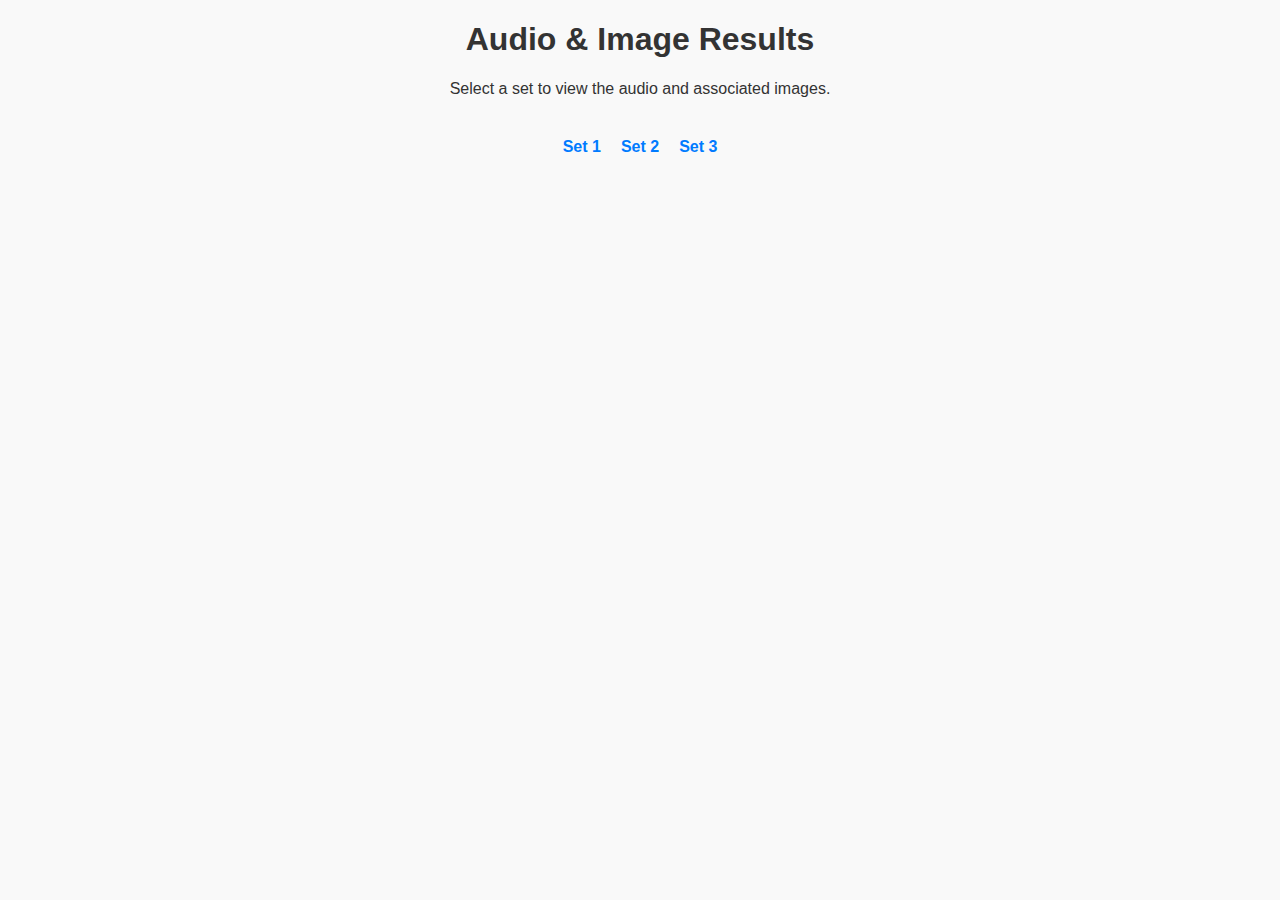
<file: index.html>
<!DOCTYPE html>
<html lang="en">
<head>
    <meta charset="UTF-8">
    <meta name="viewport" content="width=device-width, initial-scale=1.0">
    <title>Audio & Image Results</title>
    <link rel="stylesheet" href="styles/styles.css">
</head>
<body>
    <h1>Audio & Image Results</h1>
    <p>Select a set to view the audio and associated images.</p>

    <div class="nav-links">
        <a href="set1.html">Set 1</a>
        <a href="set2.html">Set 2</a>
        <a href="set3.html">Set 3</a>
    </div>
</body>
</html>
</file>
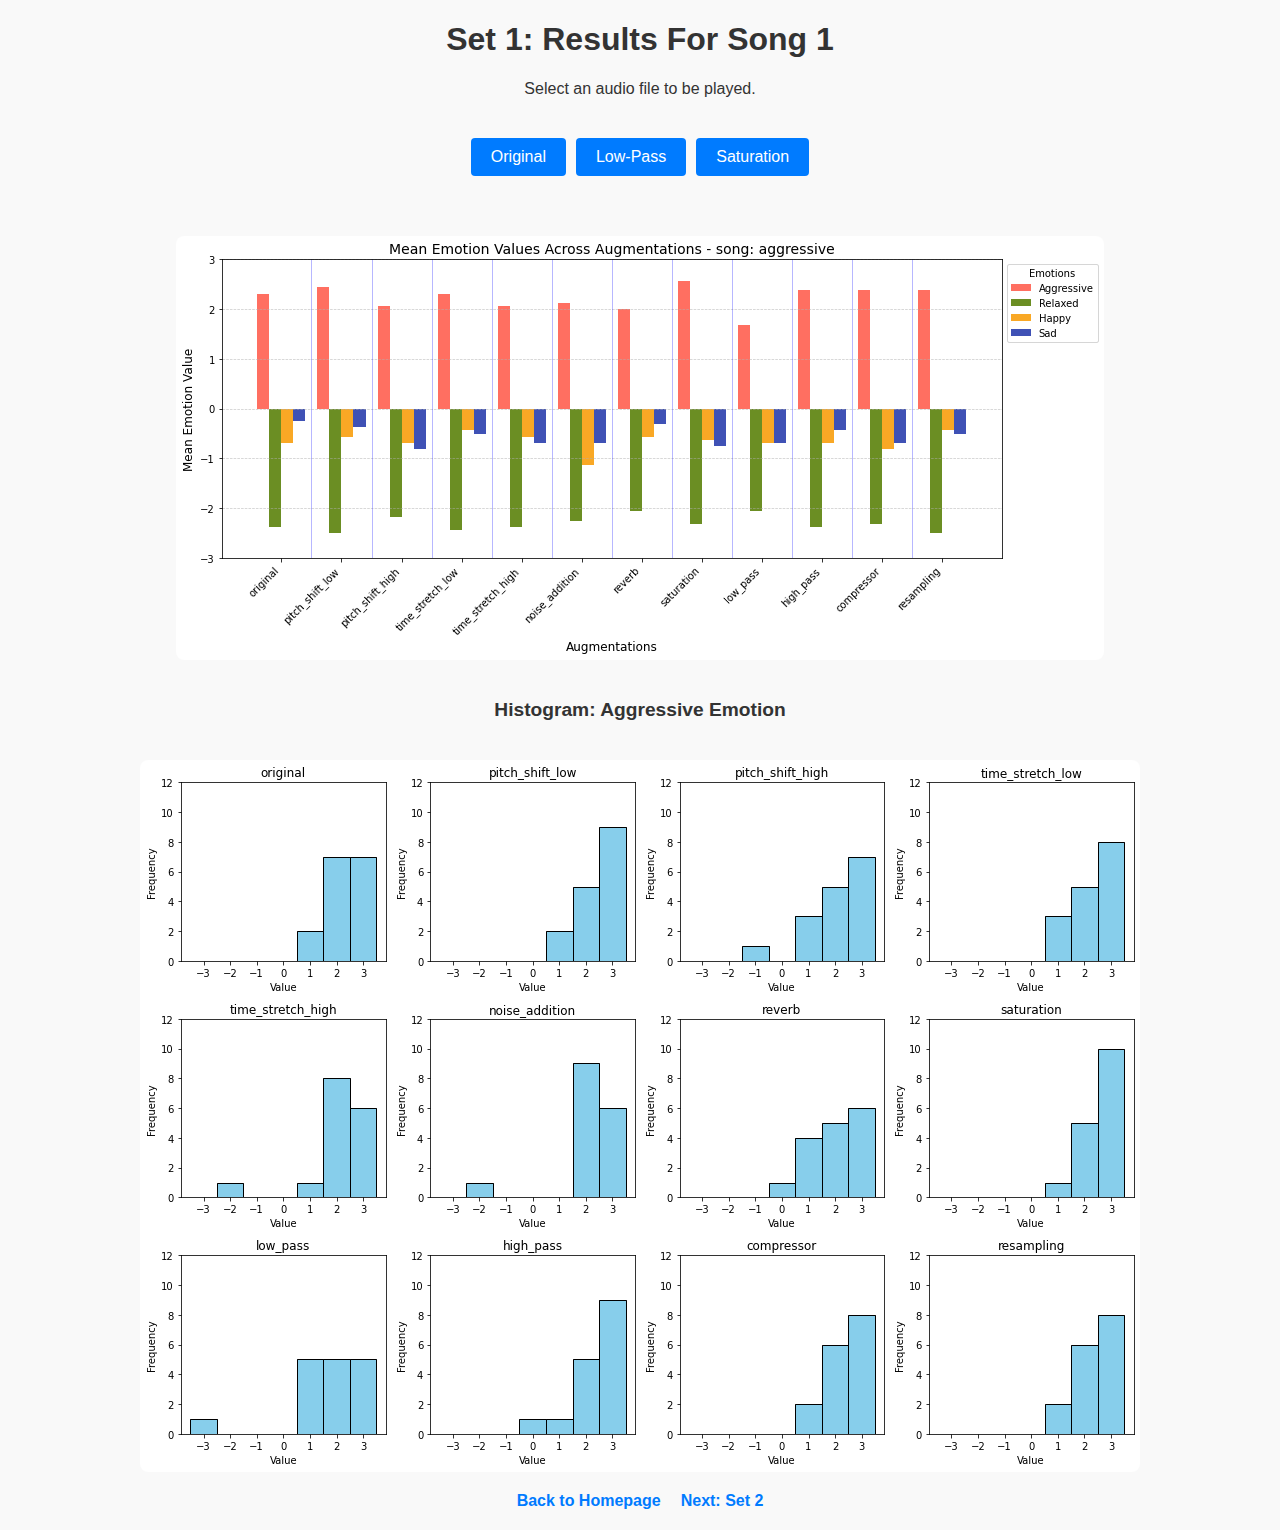
<file: set1.html>
<!DOCTYPE html>
<html lang="en">
<head>
    <meta charset="UTF-8">
    <meta name="viewport" content="width=device-width, initial-scale=1.0">
    <title>Set 1 - Results For Song 1</title>
    <link rel="stylesheet" href="styles/styles.css">
</head>
<body>
    <h1>Set 1: Results For Song 1</h1>
    <p>Select an audio file to be played.</p>

    <div class="container">
        <!-- Audio Controls -->
        <div class="audio-buttons">
            <button onclick="playAudio('audio1')">Original</button>
            <button onclick="playAudio('audio2')">Low-Pass</button>
            <button onclick="playAudio('audio3')">Saturation</button>
        </div>

        <!-- Images with Title -->
        <div class="image-container">
            <img src="assets/images/song_aggressive_ok_25nov.png" alt="Plot 1" class="image1">
            <div class="image-title">
                <h3>Histogram: Aggressive Emotion</h3>
            </div>
            <img src="assets/images/song_aggressive_emotion_Agrressive.png" alt="Histogram 1" class="image2">
        </div>

        <!-- Hidden Audio Elements -->
        <audio id="audio1" src="assets/audio/0__aggressive_original_then.wav"></audio>
        <audio id="audio2" src="assets/audio/aggressive_low_pass.wav"></audio>
        <audio id="audio3" src="assets/audio/aggressive_saturation.wav"></audio>
    </div>

    <div class="nav-links">
        <a href="index.html">Back to Homepage</a>
        <a href="set2.html">Next: Set 2</a>
    </div>

    <script>
        let currentAudio = null;

        function playAudio(id) {
            if (currentAudio && !currentAudio.paused) {
                currentAudio.pause();
                currentAudio.currentTime = 0;
            }
            var audio = document.getElementById(id);
            audio.play();
            currentAudio = audio;
        }
    </script>
</body>
</html>
</file>
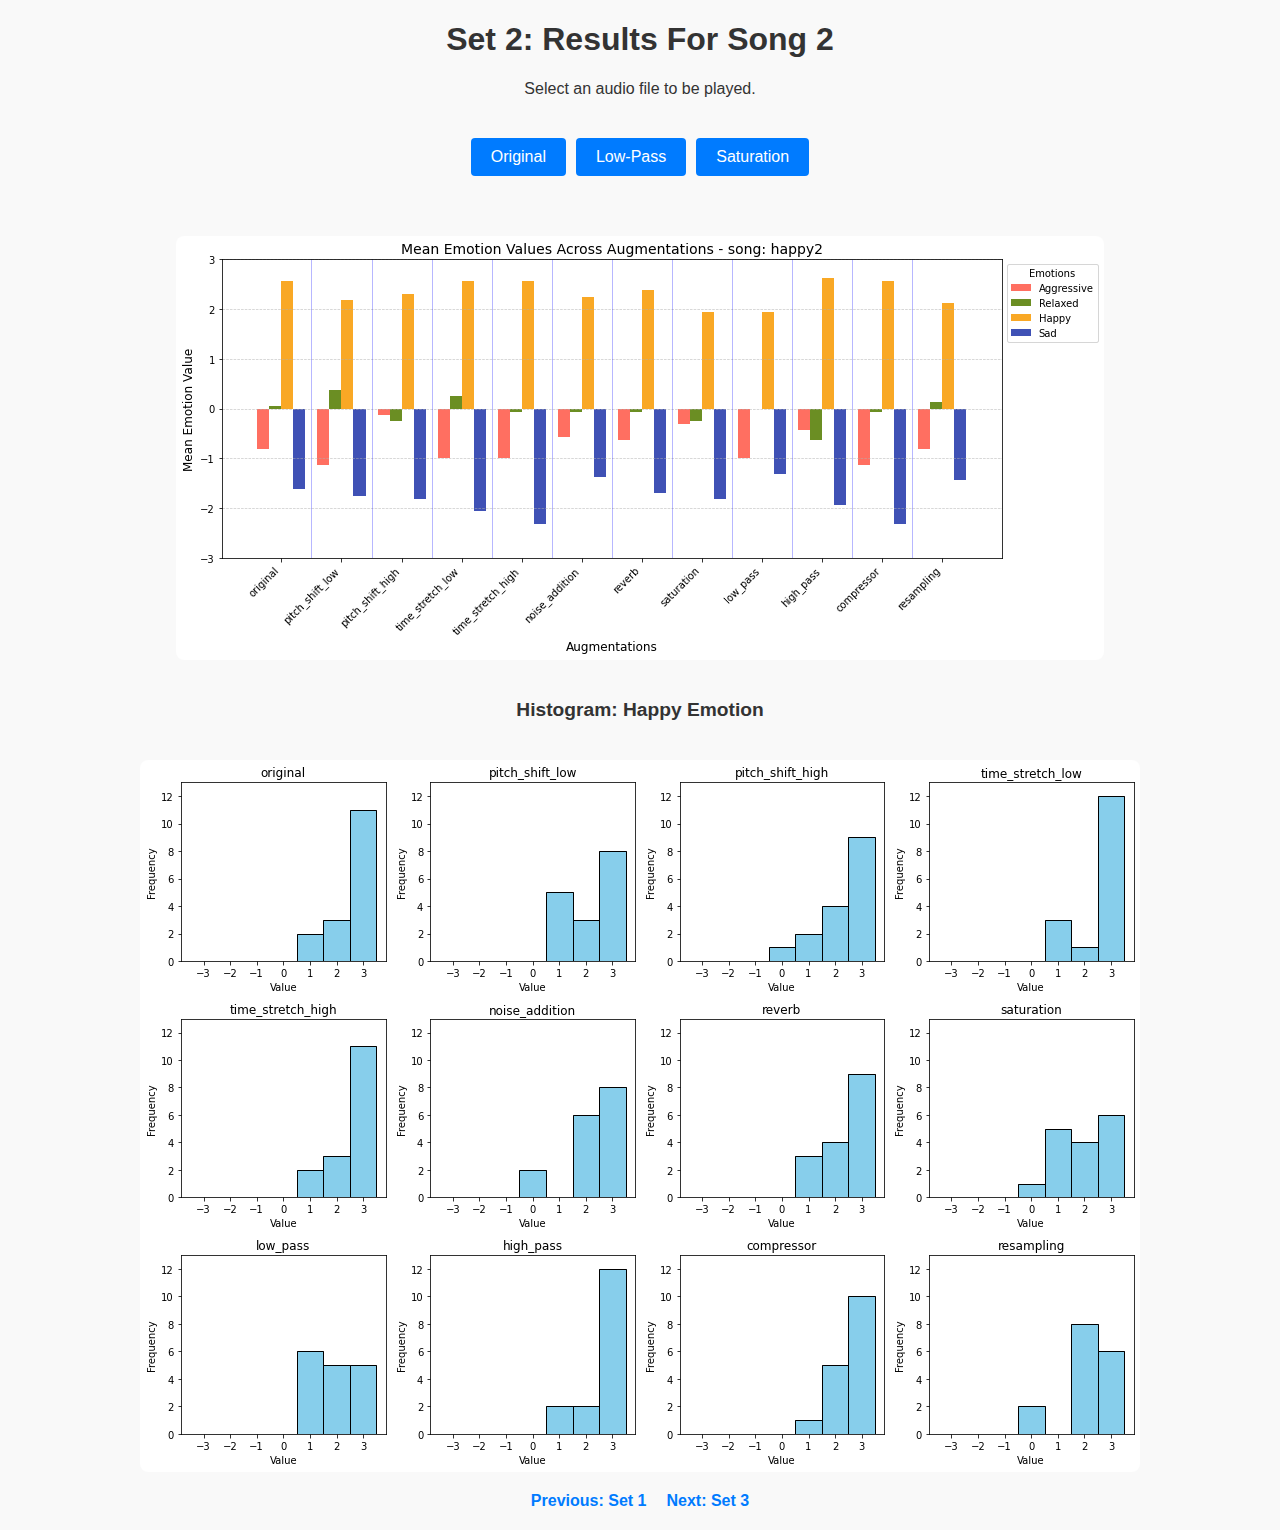
<file: set2.html>
<!DOCTYPE html>
<html lang="en">
<head>
    <meta charset="UTF-8">
    <meta name="viewport" content="width=device-width, initial-scale=1.0">
    <title>Set 2 - Results For Song 2</title>
    <link rel="stylesheet" href="styles/styles.css">
</head>
<body>
    <h1>Set 2: Results For Song 2</h1>
    <p>Select an audio file to be played.</p>

    <div class="container">
        <!-- Audio Controls -->
        <div class="audio-buttons">
            <button onclick="playAudio('audio4')">Original</button>
            <button onclick="playAudio('audio5')">Low-Pass</button>
            <button onclick="playAudio('audio6')">Saturation</button>
        </div>

        <!-- Images with Title -->
        <div class="image-container">
            <img src="assets/images/song_happy2_ok_25nov.png" alt="Plot 2" class="image1">
            <div class="image-title">
                <h3>Histogram: Happy Emotion</h3>
            </div>
            <img src="assets/images/song_happy2_emotion_Happy.png" alt="Histogram 2" class="image2">
        </div>

        <!-- Hidden Audio Elements -->
        <audio id="audio4" src="assets/audio/0__happy2_original_then.wav"></audio>
        <audio id="audio5" src="assets/audio/happy2_low_pass.wav"></audio>
        <audio id="audio6" src="assets/audio/happy2_saturation.wav"></audio>
    </div>

    <div class="nav-links">
        <a href="set1.html">Previous: Set 1</a>
        <a href="set3.html">Next: Set 3</a>
    </div>

    <script>
        let currentAudio = null;

        function playAudio(id) {
            if (currentAudio && !currentAudio.paused) {
                currentAudio.pause();
                currentAudio.currentTime = 0;
            }
            var audio = document.getElementById(id);
            audio.play();
            currentAudio = audio;
        }
    </script>
</body>
</html>
</file>
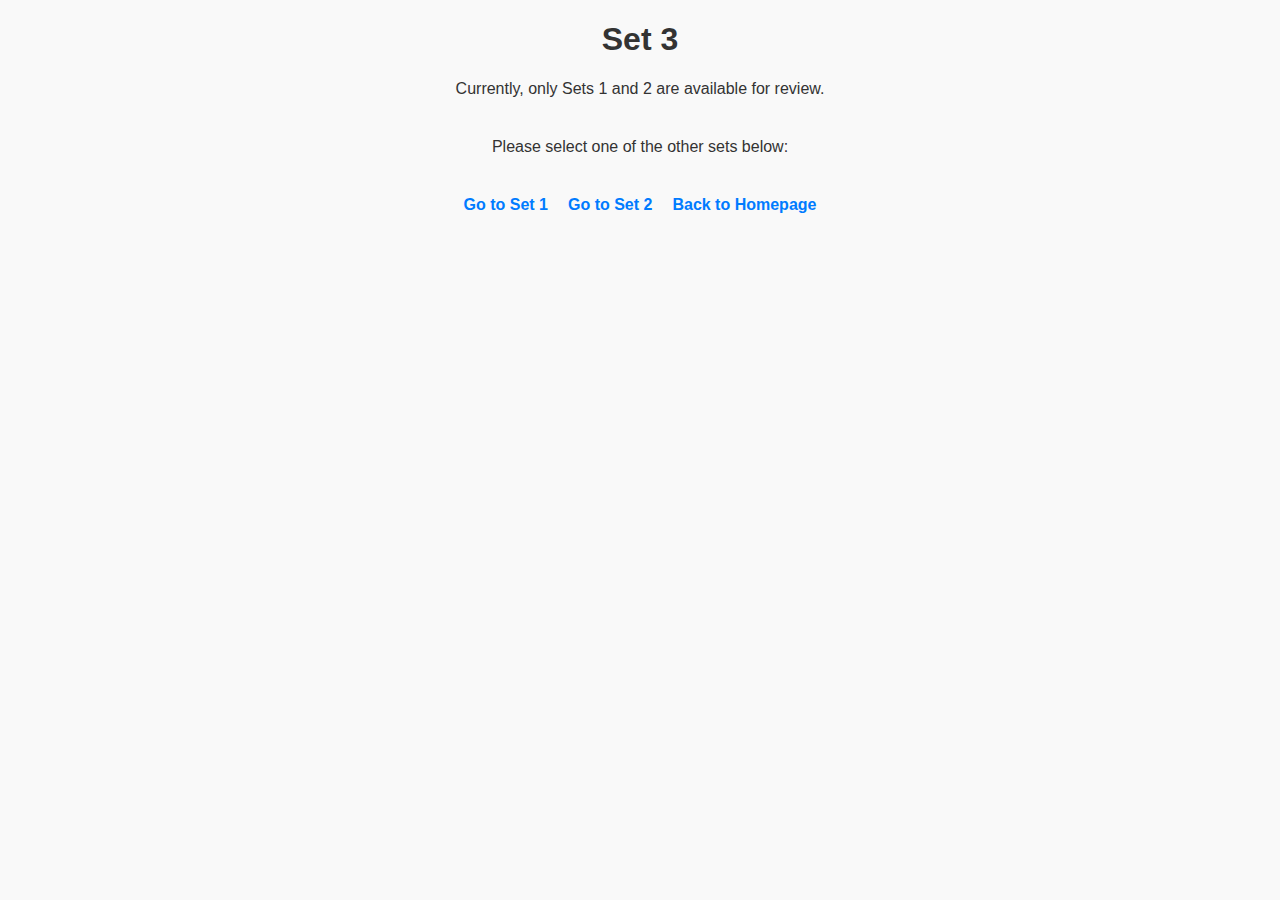
<file: set3.html>
<!DOCTYPE html>
<html lang="en">
<head>
    <meta charset="UTF-8">
    <meta name="viewport" content="width=device-width, initial-scale=1.0">
    <title>Set 2 - Audio & Image Results</title>
    <link rel="stylesheet" href="styles/styles.css">
</head>
<!DOCTYPE html>
<html lang="en">
<head>
    <meta charset="UTF-8">
    <meta name="viewport" content="width=device-width, initial-scale=1.0">
    <title>Set 3 - Audio & Image Results</title>
    <link rel="stylesheet" href="styles/styles.css">
</head>
<body>
    <h1>Set 3</h1>
    <p>Currently, only Sets 1 and 2 are available for review.</p>
    <p>Please select one of the other sets below:</p>

    <div class="nav-links">
        <a href="set1.html">Go to Set 1</a>
        <a href="set2.html">Go to Set 2</a>
        <a href="index.html">Back to Homepage</a>
    </div>
</body>
</html>
</file>
<file: styles/styles.css>
body {
    font-family: Arial, sans-serif;
    margin: 20px;
    padding: 0;
    background-color: #f9f9f9;
    color: #333;
}

h1 {
    text-align: center;
}

p {
    text-align: center;
    margin-bottom: 40px;
}

.container {
    display: flex;
    flex-direction: column;
    gap: 40px;
    align-items: center;
}

.audio-buttons {
    display: flex;
    justify-content: center;
    gap: 10px;
    margin-bottom: 20px;
}

.audio-buttons button {
    padding: 10px 20px;
    font-size: 16px;
    border: none;
    border-radius: 4px;
    background-color: #007BFF;
    color: #fff;
    cursor: pointer;
    transition: background-color 0.3s ease;
}

.audio-buttons button:hover {
    background-color: #0056b3;
}

/* Image container styles */
.image-container {
    display: flex;
    flex-direction: column;
    align-items: center;
    gap: 20px; /* Space between image1, title, and image2 */
}

.image1, .image2 {
    max-width: 100%;
    height: auto;
    border-radius: 8px;
    display: block;
    margin: auto;
}

.image-title {
    text-align: center;
}

.image-title h3 {
    font-size: 1.2rem;
    font-weight: bold;
    color: #333;
}

.nav-links {
    display: flex;
    justify-content: center;
    gap: 20px;
    margin-top: 20px;
}

.nav-links a {
    text-decoration: none;
    color: #007BFF;
    font-weight: bold;
    transition: color 0.3s ease;
}

.nav-links a:hover {
    color: #0056b3;
}
</file>
